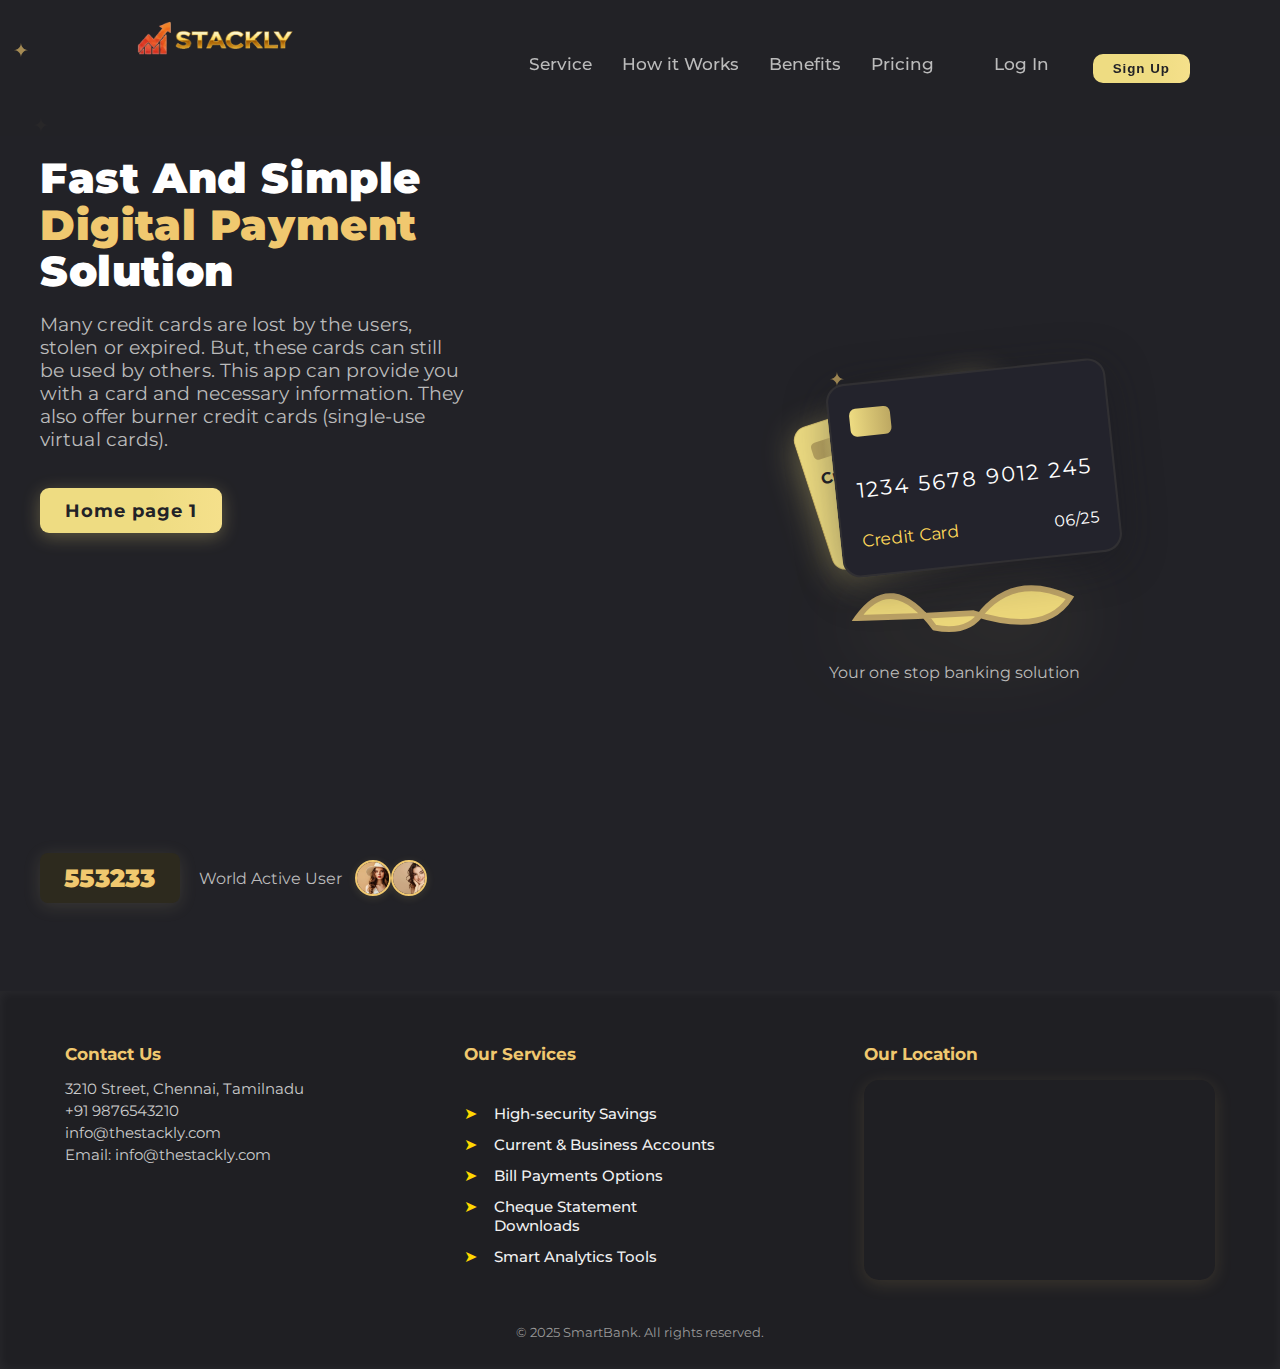
<file: index2.html>
<!DOCTYPE html>
<html lang="en">
<head>
  <meta charset="UTF-8"/>
  <meta name="viewport" content="width=device-width,initial-scale=1"/>
  <title>Dilocash - Digital Banking</title>
  <meta name="description" content="Fast and Simple Digital Payment Solution - Modern, Secure, and Elegant Banking Product">
  <link href="https://fonts.googleapis.com/css2?family=Montserrat:wght@400;700;900&display=swap" rel="stylesheet">
  <style>
    :root {
      --dark-bg: #222227;
      --gold: #f0c86f;
      --gold2: #bca266;
      --text-main: #fafaff;
      --card-bg: #2c2c31;
      --accent: #ffd85a;
      --white: #fff;
      --shadow: 0 10px 40px #1c1c2040;
      --muted: #bbbbbb;
      --button-bg: linear-gradient(90deg,#eedc82 60%,#f5e08b 100%);
      --button-hover: linear-gradient(100deg,#e5b146 40%,#eedc82 100%);
    }
    html, body { margin: 0; padding: 0; font-family: Montserrat, Arial, sans-serif; background: var(--dark-bg); color: var(--text-main); min-height: 100vh;}
    body { position: relative; overflow-x: hidden;}
    /* Header Navigation */
    header { width: 100%; background: rgba(34,34,39,0.96); position: fixed; left:0; top:0; z-index: 50; }
    .nav-row {
      max-width: 1100px; margin: 0 auto; display: flex; align-items: center; justify-content: space-between;
      padding: 16px 30px;
    }
.brand img{
    width: 250px;
    height: 150px;
    margin-top: -50px;
}


/* Responsive — smaller on mobile */
@media (max-width: 768px) {
  .brand-logo {
    height: 38px;
  }
}

    nav { display: flex; gap: 30px; }
    nav a { color: var(--muted); text-decoration: none; font-size: 1.05em; font-weight: 500; transition: color 0.3s; }
    nav a:hover { color: var(--accent); }
    .nav-cta { background: var(--button-bg); color: #222227; font-weight:700; border: none; border-radius: 10px; padding: 7px 20px; margin-left: 14px; cursor: pointer; letter-spacing: 1px; transition: box-shadow .19s,background .19s;}
    .nav-cta:hover { background: var(--button-hover); box-shadow: 0 2px 12px #eedc825c;}
    /* Hero */
    .main-wrap { padding-top: 75px;}
    .hero-section {
      max-width: 1200px;
      margin: 0 auto;
      display: flex;
      align-items: center;
      justify-content: space-between;
      padding: 52px 20px 32px 20px;
      min-height: 460px;
      position: relative;
    }
    .hero-content { flex: 1.1; }
    .hero-content h1 {
      font-size: 2.65em;
      font-weight: 900;
      color: var(--white);
      letter-spacing: .6px;
      line-height: 1.09;
      margin-bottom: 0.25em;
    }
    .hero-content h1 .accent { color: var(--gold);}
    .hero-content p {
      color: var(--muted);
      font-size: 1.17em;
      margin-bottom: 2em;
      max-width: 430px;
      letter-spacing: .1px;
    }
    .hero-actions {
      display: flex; gap: 16px; margin-bottom: 24px;
    }
    .hero-actions .cta, .hero-actions .download {
      background: var(--button-bg);
      text-decoration: none;
      color: #222227;
      font-weight: 700;
      padding: 12px 25px;
      border-radius: 9px;
      border: none;
      font-size: 1.1em;
      letter-spacing: 1px;
      cursor: pointer;
      transition: background .18s, transform .18s;
      box-shadow: 0 4px 18px #eedc824d;
    }
    .hero-actions .cta:hover, .hero-actions .download:hover {
      background: var(--button-hover); transform: scale(1.07);
    }
    .hero-features {
      display: flex; gap: 32px; margin-top: 36px;
    }
    .hero-feature {
      min-width: 140px;
    }
    .hero-feature-num { color: var(--gold2); font-weight: 800; font-size: 1.08em; margin-bottom: 5px;}
    .hero-feature-title { color: var(--white); font-weight: 700; font-size: 1em; margin-bottom:4px;}
    .hero-feature-desc { color: var(--muted); font-size: .98em;}
    /* Stats */
.features-row {
  display: flex;
  align-items: center;
  gap: 36px;
  margin-top: 32px;
  max-width: 1100px;
  width: 100%;
  justify-content: flex-start;
}

/* The .main-stat block also aligned left */
.main-stat {
  display: flex;
  align-items: center;
  gap: 13px;
  margin: 38px 0 8px 0;
  justify-content: flex-start; 
}


    .main-stat-value {
      color: var(--gold); background: #2d2a1e; border-radius: 8px; font-size: 1.58em;
      font-weight: 900; padding: 10px 24px; box-shadow: 0 3px 18px #efde9c20;
      margin-right: 4px;
      letter-spacing: .3px;
      animation: shimmerStat 2.2s infinite linear;
    }
    @keyframes shimmerStat {
      0% { box-shadow: 0 3px 18px #efde9c20;}
      50% { box-shadow: 0 6px 24px #efde9c56;}
    }
    .main-stat-label { color: var(--muted); font-size: .97em; margin-left:2px;}
    .main-stat-users { display: flex; align-items:center;gap:8px;}
    .main-stat-user-icon { width:32px; height:32px; border-radius:50%; background: #e4c77b; display:inline-block;}

.userimg {
  width: 32px;
  height: 32px;
  border-radius: 50%;
  border: 2px solid #f0c86f;
  object-fit: cover;
  background: #fff3;
  box-shadow: 0 2px 8px #eedc8222;
  transition: transform .18s;
  /* Remove margin-right */
}

/* Add left overlap ONLY for images except the first */
.userimg:not(:first-child) {
  margin-left: -8px;
}

.userimg:hover {
  transform: scale(1.12) rotate(-4deg);
}


    /* Animated menu modal styling + transitions */
#modalBackdrop {
  position: fixed; inset: 0; background: rgba(30,25,30,0.56);
  z-index: 89; display: none; animation: fadeInBg .45s;
}
@keyframes fadeInBg { 0%{ opacity:0; } 100%{ opacity:1; } }
.modal {
  position: fixed; left: 50%; top: 50%;
  transform: translate(-50%, -30%) scale(0.8);
  min-width: 320px;
  max-width: 96vw;
  background: var(--card-bg);
  color: #fff;
  border-radius: 22px;
  z-index: 91;
  box-shadow: 0 16px 48px #eedc8240;
  opacity: 0;
  pointer-events: none;
  transition: opacity .3s, transform .45s cubic-bezier(.8,.16,.22,.98);
}
.modal.show {
  opacity: 1;
  pointer-events: auto;
  transform: translate(-50%, -50%) scale(1.01);
  animation: modalSlideIn .45s cubic-bezier(.78,.06,.22,.98);
}
@keyframes modalSlideIn {
  0%{ transform: translate(-50%,-70%) scale(0.75); opacity:0;}
  70%{ opacity:1; }
  100%{ transform: translate(-50%,-50%) scale(1.01); opacity:1; }
}
.modal-content {
  padding:36px 26px;
  text-align:left;
  display:flex; flex-direction:column; gap:20px;
  align-items:flex-start;
}
.modal-content h2 { font-size:1.4em; }
.modal-content .modal-icon { font-size:1.55em; margin-right:12px; color:var(--gold); animation: iconPulse 1.6s infinite; }
@keyframes iconPulse {0%{transform:scale(1);} 60%{transform:scale(1.15);} 100%{transform:scale(1);} }
.modal-content button {
  background:var(--button-bg); color:#222; font-weight:700; padding:8px 19px;
  border-radius:8px; border:none; cursor:pointer; letter-spacing:1px;
  box-shadow:0 2px 10px #eedc8242; margin-top:7px;
  transition:background .19s,transform .2s;
}
.modal-content button:hover { background:var(--button-hover); transform:scale(1.08);}
.modal-content input {
  width:99%;margin:3px 0 0 0;padding:9px 10px;border-radius:9px;border:1px solid #eedc8246;
  font-size:1.07em; background:#282827;
  color:#fff; transition:border .18s;}
.modal-content input:focus {border:1.5px solid #eedc82;}
/* Responsive modal for mobile */
@media (max-width:600px) {
  .modal-content {padding:18px 12px;}
  .modal{min-width:92vw;}
}

    /* Cards & Hand Illustration */
    .hero-graphic {
      flex: 1; min-width: 330px; display: flex; flex-direction: column; align-items: center; position:relative; z-index:4;
    }
    .floating-cards {
      position:relative; width:340px; height:210px; margin-bottom:18px; display:flex;justify-content:center;align-items:center;
    }
    .credit-card {
      position: absolute; width:220px; height:132px; border-radius:17px; background: #23232c;
      box-shadow: 0 8px 40px #18182168; color: var(--white); padding:22px 18px; font-size: 1.08em; display:flex;flex-direction:column;justify-content:space-between; z-index:2; left:60px; top:22px; transform:rotate(-6deg) scale(1.08);
      border: 2px solid #efde9c12; transition: transform .5s cubic-bezier(.82,.1,.34,.93);
      animation: floatCard1 3s infinite alternate;
    }
    @keyframes floatCard1 {0%{transform:rotate(-6deg) scale(1.08) translateY(0);}
    50%{transform:rotate(-4deg) scale(1.1) translateY(-9px);}
    100%{transform:rotate(-7deg) scale(1.09) translateY(8px);}
    }
    .credit-card .chip { width:38px; height:26px; border-radius:6px; background: linear-gradient(90deg,#eedc82,#bda862); margin-bottom:16px;}
    .credit-card .card-number {letter-spacing: 2px; font-size:1.13em; margin-bottom: 6px;}
    .credit-card .card-label {font-size: .92em; color: var(--accent);}
    .credit-card .card-date {font-size: .85em;}
    .credit-card-back {
      position: absolute; width:180px; height:115px; border-radius:15px; background:linear-gradient(120deg,#eedc82 60%,#cfb45a 100%); color:#222227; left:22px; top:38px; padding:18px 14px; box-shadow:0 9px 36px #eedc8272; transform:rotate(-18deg) scale(.98); z-index:1; border:1.6px solid #bda86290;
      transition: transform .5s cubic-bezier(.82,.1,.34,.93);
      animation: floatCard2 2.9s infinite alternate;
    }
    @keyframes floatCard2 {0%{transform:rotate(-18deg) scale(.98) translateY(0);}
      50%{transform:rotate(-20deg) scale(1) translateY(10px);}
      100%{transform:rotate(-14deg) scale(.97) translateY(-7px);}
    }
    .credit-card-back .chip { width:29px; height:18px; border-radius:5px; background: linear-gradient(100deg,#bda862 40%,#eedc82); margin-bottom:11px;}
    /* Placeholder for 3D hand - SVG Illustration */
    .bank-hand {
      width:290px;
      margin-top:-45px;
      /* You can replace this with an SVG hand illustration */
      display:block;
      filter: drop-shadow(0 13px 46px #eedc8234);
    }
    .bank-hand svg {
      width:100%; height:100px; display:block;
    }
    .star-accent {
      position:absolute; top:38px; left:13px; font-size: 2em; color:var(--gold); opacity:.64; animation:shimmerStar .9s infinite alternate;}
    @keyframes shimmerStar {0%{opacity:.47;}100%{opacity:.92;}}

    .main-desc {
  color: var(--text-main);
  max-width: 360px;
  font-size: 1.1em;
}

.feature-item {
  margin-bottom: 2.6rem;
  line-height: 1.4;
  opacity: 0;
  animation: fadeSlideIn 1s forwards;
}

.feature-item:nth-child(1) { animation-delay: 0.15s; }
.feature-item:nth-child(2) { animation-delay: 1.1s; }

.feature-number {
  font-weight: 700;
  color: var(--gold);
  margin-right: 10px;
  font-size: 1.15em;
  display: inline-block;
  min-width: 30px;
}

.star-accent {
  color: var(--gold);
  margin-right: 8px;
  font-size: 1.2em;
  vertical-align: middle;
}

.feature-desc {
  color: var(--muted);
  font-size: 0.95em;
  margin-left: 40px;
  margin-top: 6px;
}

@keyframes fadeSlideIn {
  from {
    opacity: 0;
    transform: translateY(16px);
  }
  to {
    opacity: 1;
    transform: translateY(0);
  }
}

    /* Responsive */
    @media (max-width:1000px){
      .hero-section{flex-direction:column;align-items:flex-start;}
      .main-wrap,.hero-section{padding-left:14px;padding-right:14px;}
      .floating-cards{margin-bottom:4px;}
      .bank-hand{margin-top:-25px;width:200px;}
      .hero-content,h1{max-width:100%;}
    }
    @media (max-width:600px){
      .nav-row{padding:10px 9px;}
      .hero-section{padding:32px 0 0 0;}
      .hero-content h1{font-size:2em;}
      .floating-cards{width:95vw;min-width:180px;}
      .credit-card{width:160px;height:96px;font-size:.97em;}
      .bank-hand{width:120px;}
    }

    .footer {
  background-color: #1f1f23;
  color: #cacaca;
  padding: 36px 20px 16px 20px;
  font-family: 'Montserrat', sans-serif;
  font-size: 14.5px;
  margin-top: 48px;
  box-shadow: inset 0 1px 12px 0 rgb(255 255 255 / 0.05);
}
.footer-container {
  max-width: 1150px;
  margin: auto;
  display: flex;
  gap: 48px;
  justify-content: space-between;
  flex-wrap: wrap;
}
.footer-section {
  flex: 1 1 280px;
}
.footer-section h3 {
  color: #f0c86f;
  font-weight: 700;
  margin-bottom: 16px;
}
.footer-section p, .footer-section li, .footer-section a {
  color: #cacaca;
  margin: 4px 0;
  text-decoration: none;
}
.footer-section ul {
  list-style: none;
  padding: 0;
}
.footer-section a:hover {
  color: #f0c86f;
  text-decoration: underline;
}
.footer-section.map iframe {
  border-radius: 12px;
  box-shadow: 0 4px 18px #f0c86f22;
}
.footer-bottom {
  text-align: center;
  color: #999999;
  font-size: 13px;
  margin-top: 18px;
}
@media (max-width: 860px) {
  .footer-container {
    flex-direction: column;
    gap: 30px;
  }
}

#menu {
  list-style: none;               /* remove default bullets */
  padding: 0;
  margin: 40px auto;
  width: fit-content;
  text-align: left;
  font-family: "Montserrat", sans-serif;
}

#menu li {
  position: relative;
  padding-left: 30px;             
  margin: 12px 0;
  color: #f1f1f1;
  font-size: 15px;
  font-weight: 500;
  cursor: pointer;
  transition: all 0.3s ease;
  margin-right: 90px;
}

/* Custom arrow before each item */
#menu li::before {
  content: "➤";                   /* Unicode arrow */
  position: absolute;
  left: 0;
  top: 0;
  color: gold;
  font-size: 16px;
  transition: 0.3s;
}

/* Hover effect — text & arrow glow + zoom */
#menu li:hover {
  color: gold;
  transform: scale(1.05);
}

#menu li:hover::before {
  color: #ffd700;
  transform: translateX(4px);
}

/* Add this hamburger menu section at the end of your CSS */

/* HAMBURGER MENU STYLES */
.hamburger {
  display: none;
  flex-direction: column;
  justify-content: center;
  align-items: center;
  width: 40px;
  height: 32px;
  cursor: pointer;
  position: relative;
  z-index: 100;
}

.hamburger span {
  background-color: var(--gold);
  height: 3px;
  width: 26px;
  margin: 3.5px 0;
  border-radius: 50px;
  transition: all 0.35s ease;
}

/* Animation for open state */
.hamburger.active span:nth-child(1) {
  transform: translateY(7px) rotate(45deg);
}
.hamburger.active span:nth-child(2) {
  opacity: 0;
}
.hamburger.active span:nth-child(3) {
  transform: translateY(-7px) rotate(-45deg);
}

/* Hide nav and show hamburger on small screens */
@media (max-width: 860px) {
  nav {
    position: fixed;
    top: 65px;
    right: 0;
    background: rgba(34,34,39,0.98);
    flex-direction: column;
    align-items: flex-start;
    width: 220px;
    padding: 18px 22px;
    border-left: 1px solid #444;
    box-shadow: -2px 0 18px rgba(0,0,0,0.25);
    transform: translateX(100%);
    transition: transform 0.4s ease;
    z-index: 99;
  }

  nav.show {
    transform: translateX(0);
  }

  .hamburger {
    display: flex;
  }

  nav a, .nav-cta {
    padding: 12px 0;
    font-size: 1.1em;
    width: 100%;
  }

  .nav-cta {
    margin-left: 0;
    text-align: center;
  }

  .star-accent {
    display: none;
  }
}


  </style>
</head>
<body>
<header>
  <div class="nav-row">
    <div class="brand">
  <img src="img/stackly_logo.webp" alt="stackly_logo Logo" class="brand-logo">
      </div>
      <!-- Add this inside your .nav-row div, after your brand logo -->
<div class="hamburger" id="menuToggle">
  <span></span>
  <span></span>
  <span></span>
</div>

    <nav>
      <a href="#">Service</a>
      <a href="#">How it Works</a>
      <a href="#">Benefits</a>
      <a href="#">Pricing</a>
      <a href="#" style="margin-left:30px;" id="loginBtn">Log In</a>
      <button class="nav-cta" id="signupBtn">Sign Up</button>
      <span class="star-accent">&#10022;</span>
    </nav>

    
  </div>
</header>

<div id="modalBackdrop"></div>
<!-- Modals for each menu -->
<div id="modalService" class="modal">
  <div class="modal-content">
    <h2><span class="modal-icon">&#128176;</span> Our Banking Services</h2>
    <p>Explore high-security savings, current, and business accounts. Instant fund transfers, bill pay, and analytics tools.</p>
    <button onclick="closeModal()">Close</button>
  </div>
</div>
<div id="modalHow" class="modal">
  <div class="modal-content">
    <h2><span class="modal-icon">&#9889;</span> How It Works</h2>
    <ul>
      <li>Open your account online in minutes.</li>
      <li>Connect cards, manage balance, and make transactions securely.</li>
      <li>Use our mobile app for payments, budgeting, and fraud alerts.</li>
    </ul>
    <button onclick="closeModal()">Close</button>
  </div>
</div>
<div id="modalBenefits" class="modal">
  <div class="modal-content">
    <h2><span class="modal-icon">&#128081;</span> Benefits</h2>
    <ul>
      <li>Free virtual/physical cards</li>
      <li>Instant loan approval</li>
      <li>24/7 support and live notifications</li>
      <li>Zero account fees</li>
    </ul>
    <button onclick="closeModal()">Close</button>
  </div>
</div>
<div id="modalPricing" class="modal">
  <div class="modal-content">
    <h2><span class="modal-icon">&#128181;</span> Pricing</h2>
    <p>All basic services are free. Premium package includes advanced reporting and priority support from ₹249/month.</p>
    <button onclick="closeModal()">Close</button>
  </div>
</div>
<div id="modalLogin" class="modal">
  <div class="modal-content">
    <h2><span class="modal-icon">&#128272;</span> Log In</h2>
    <input type="text" placeholder="Username"/>
    <input type="password" placeholder="Password"/>
    <button style="margin-top:14px;" onclick="alert('Login!')">Log In</button>
    <button onclick="closeModal()">Close</button>
  </div>
</div>
<div id="modalSignup" class="modal">
  <div class="modal-content">
    <h2><span class="modal-icon">&#128100;</span> Sign Up</h2>
    <input type="text" placeholder="Full Name"/>
    <input type="email" placeholder="Email Address"/>
    <input type="password" placeholder="Create Password"/>
    <button style="margin-top:14px;" onclick="alert('Signup!')">Sign Up</button>
    <button onclick="closeModal()">Close</button>
  </div>
</div>

<div class="main-wrap">
  <!-- HERO SECTION -->
  <section class="hero-section">
    <div class="hero-content">
      <span class="star-accent">&#10022;</span>
      <h1>
        Fast And Simple<br>
        <span class="accent">Digital Payment</span><br>
        Solution
      </h1>
      <p>
        Many credit cards are lost by the users, stolen or expired. But, these cards can still be used by others. This app can provide you with a card and necessary information. They also offer burner credit cards (single-use virtual cards).
      </p>
      <div class="hero-actions">
<a href="./index.html" target="_blank" class="cta">
  Home page 1
</a>
      </div>
<div class="main-desc">
  <div class="feature-item">
    <span class="star-accent">&#10022;</span>
    <span class="feature-number">01</span> Financial Transaction
    <p class="feature-desc">Manage everything from the mobile app or website</p>
  </div>

  <div class="feature-item">
    <span class="star-accent">&#10022;</span>
    <span class="feature-number">02</span> Easy To Use System
    <p class="feature-desc">Each card can have its own usage and holder name, monitor balance.</p>
  </div>
</div>

      <div class="main-stat">
        <span class="main-stat-value" id="statVal">0</span>
        <span class="main-stat-label">World Active User</span>
<span class="main-stat-users">
  <img src="./img/user1.webp" alt="User" class="userimg"/>
  <img src="./img/user2.webp" alt="User" class="userimg"/>
</span>

      </div>
    </div>
    <div class="hero-graphic">
      <div class="floating-cards">
        <div class="credit-card">
          <div class="chip"></div>
          <div class="card-number">1234 5678 9012 245</div>
          <div style="display:flex;align-items:center;justify-content:space-between;">
            <div class="card-label">Credit Card</div>
            <div class="card-date">06/25</div>
          </div>
        </div>
        <div class="credit-card-back">
          <div class="chip"></div>
          <div style="font-weight:bold;">Credit Card</div>
        </div>
      </div>
      <div class="bank-hand">
        <!-- Stylized hand illustration SVG (simple placeholder) -->
        <svg viewBox="0 0 300 100" fill="none">
          <path d="M50,80 Q85,30 130,90 Q165,97 180,73 Q215,34 270,59 Q245,99 170,75 Q110,79 50,80 Z"
                fill="#ecd77a" stroke="#bca266" stroke-width="6"/>
        </svg>
      </div>
      <div style="margin-top:24px; color:var(--muted); font-size:.97em; text-align:center;">
        <span class="star-accent" style="left:auto;top:12px;">&#10022;</span>
        Your one stop banking solution
      </div>
    </div>
  </section>
</div>

<footer class="footer">
  <div class="footer-container">
    <div class="footer-section address">
      <h3>Contact Us</h3>
      <p>3210 Street, Chennai, Tamilnadu</p>
      <p>+91 9876543210</p>
      <p>info@thestackly.com</p>
      <p>Email: info@thestackly.com</p>
    </div>

    <div class="footer-section quick-links">
      <h3>Our Services</h3>
 <ul id="menu">
 <li>High-security Savings </li>
  <li>Current & Business Accounts</li>
        <li>Bill Payments Options</li>
        <li>Cheque Statement Downloads</li>
        <li>Smart Analytics Tools</li>
  </ul>

    </div>

    <div class="footer-section map">
      <h3>Our Location</h3>
<iframe
  src="https://www.google.com/maps/embed?pb=!1m18!1m12!1m3!1d15547.847204094704!2d80.2495838!3d13.0826802!2m3!1f0!2f0!3f0!3m2!1i1024!2i768!4f13.1!3m3!1m2!1s0x3a5265ea4f7d3361%3A0x6e61a70b6863d433!2sChennai%2C%20Tamil%20Nadu!5e0!3m2!1sen!2sin!4v1731000000000!5m2!1sen!2sin"
  width="100%"
  height="200"
  style="border:0; border-radius:15px;"
  allowfullscreen=""
  loading="lazy"
  referrerpolicy="no-referrer-when-downgrade">
</iframe>

    </div>
  </div>
  <div class="footer-bottom">
    <p>© 2025 SmartBank. All rights reserved.</p>
  </div>
</footer>

<script>
  // Animated Stat
  document.addEventListener("DOMContentLoaded",function(){
    let start=0, end=1240000, el=document.getElementById("statVal");
    let step=Math.ceil(end/65);
    let interval=setInterval(() => {
      start+=step;
      if(start>=end) { el.textContent="1.24M"; clearInterval(interval);}
      else { el.textContent = (start>999999) ? (start/1000000).toFixed(2)+'M' : start; }
    },25);
  });

  // Animated menu modal functionality
function showModal(id) {
  document.getElementById('modalBackdrop').style.display='block';
  document.querySelectorAll('.modal').forEach(m=>m.classList.remove('show'));
  let modal = document.getElementById(id); if(modal) {modal.classList.add('show');}
}
function closeModal() {
  document.getElementById('modalBackdrop').style.display='none';
  document.querySelectorAll('.modal').forEach(m=>m.classList.remove('show'));
}

// Event handlers for navigation menu
document.addEventListener('DOMContentLoaded',function(){
  document.querySelector('nav a:nth-child(1)').onclick = ()=>showModal('modalService');
  document.querySelector('nav a:nth-child(2)').onclick = ()=>showModal('modalHow');
  document.querySelector('nav a:nth-child(3)').onclick = ()=>showModal('modalBenefits');
  document.querySelector('nav a:nth-child(4)').onclick = ()=>showModal('modalPricing');
  document.getElementById('loginBtn').onclick = ()=>showModal('modalLogin');
  document.getElementById('signupBtn').onclick = ()=>showModal('modalSignup');
  document.getElementById('modalBackdrop').onclick = closeModal;
  // Modal exit on ESC
  window.addEventListener('keydown',function(e){
    if(e.key=='Escape')closeModal();
  });
});
</script>
<script src="./js/script2.js"></script>
</body>
</html>
</file>
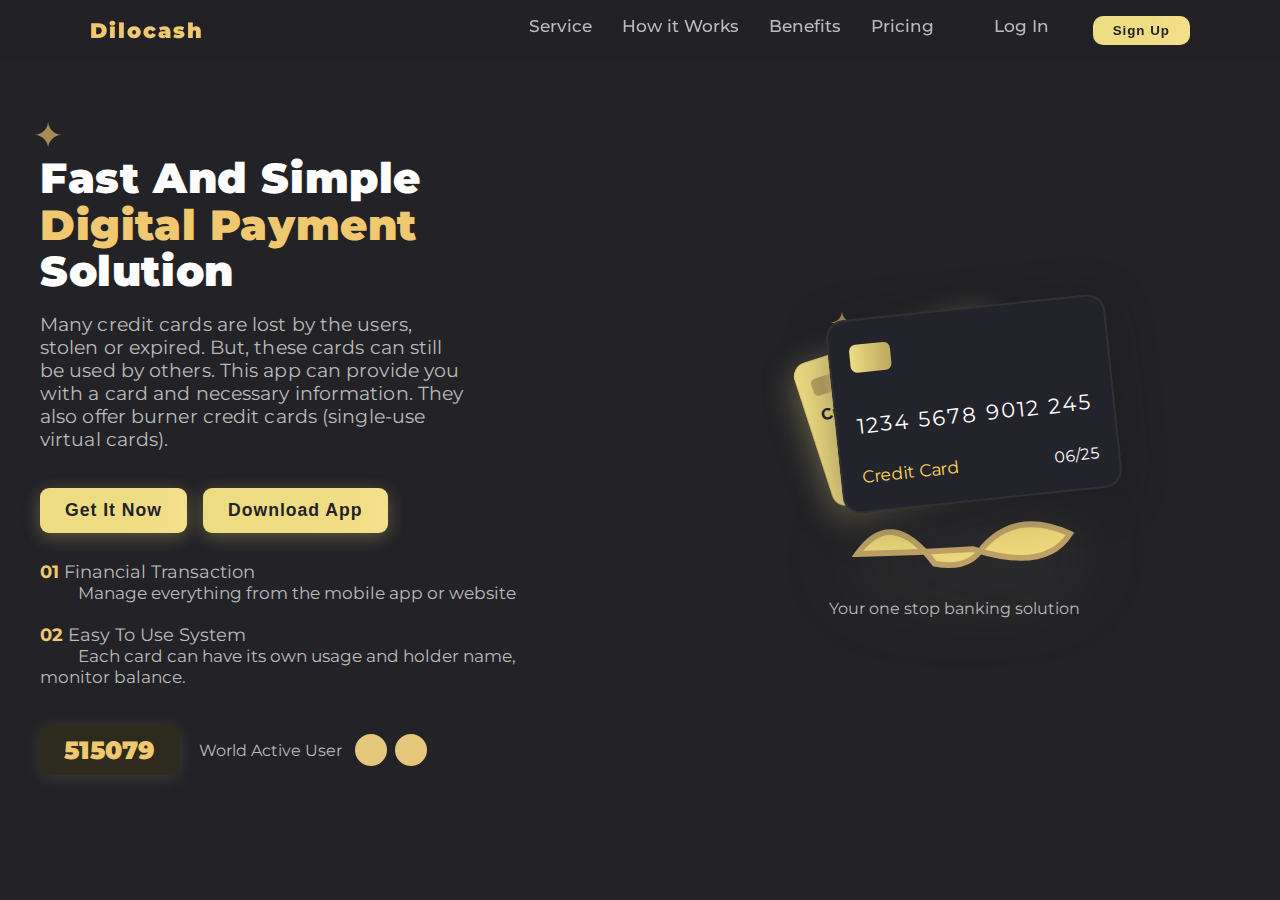
<file: trial.html>
<!DOCTYPE html>
<html lang="en">
<head>
  <meta charset="UTF-8"/>
  <meta name="viewport" content="width=device-width,initial-scale=1"/>
  <title>Dilocash - Digital Banking</title>
  <meta name="description" content="Fast and Simple Digital Payment Solution - Modern, Secure, and Elegant Banking Product">
  <link href="https://fonts.googleapis.com/css2?family=Montserrat:wght@400;700;900&display=swap" rel="stylesheet">
  <style>
    :root {
      --dark-bg: #222227;
      --gold: #f0c86f;
      --gold2: #bca266;
      --text-main: #fafaff;
      --card-bg: #2c2c31;
      --accent: #ffd85a;
      --white: #fff;
      --shadow: 0 10px 40px #1c1c2040;
      --muted: #bbbbbb;
      --button-bg: linear-gradient(90deg,#eedc82 60%,#f5e08b 100%);
      --button-hover: linear-gradient(100deg,#e5b146 40%,#eedc82 100%);
    }
    html, body { margin: 0; padding: 0; font-family: Montserrat, Arial, sans-serif; background: var(--dark-bg); color: var(--text-main); min-height: 100vh;}
    body { position: relative; overflow-x: hidden;}
    /* Header Navigation */
    header { width: 100%; background: rgba(34,34,39,0.96); position: fixed; left:0; top:0; z-index: 50; }
    .nav-row {
      max-width: 1100px; margin: 0 auto; display: flex; align-items: center; justify-content: space-between;
      padding: 16px 30px;
    }
    .brand { font-weight: 900; font-size: 1.32em; color: var(--gold); letter-spacing:2px;}
    nav { display: flex; gap: 30px; }
    nav a { color: var(--muted); text-decoration: none; font-size: 1.05em; font-weight: 500; transition: color 0.3s; }
    nav a:hover { color: var(--accent); }
    .nav-cta { background: var(--button-bg); color: #222227; font-weight:700; border: none; border-radius: 10px; padding: 7px 20px; margin-left: 14px; cursor: pointer; letter-spacing: 1px; transition: box-shadow .19s,background .19s;}
    .nav-cta:hover { background: var(--button-hover); box-shadow: 0 2px 12px #eedc825c;}
    /* Hero */
    .main-wrap { padding-top: 75px;}
    .hero-section {
      max-width: 1200px;
      margin: 0 auto;
      display: flex;
      align-items: center;
      justify-content: space-between;
      padding: 52px 20px 32px 20px;
      min-height: 460px;
      position: relative;
    }
    .hero-content { flex: 1.1; }
    .hero-content h1 {
      font-size: 2.65em;
      font-weight: 900;
      color: var(--white);
      letter-spacing: .6px;
      line-height: 1.09;
      margin-bottom: 0.25em;
    }
    .hero-content h1 .accent { color: var(--gold);}
    .hero-content p {
      color: var(--muted);
      font-size: 1.17em;
      margin-bottom: 2em;
      max-width: 430px;
      letter-spacing: .1px;
    }
    .hero-actions {
      display: flex; gap: 16px; margin-bottom: 24px;
    }
    .hero-actions .cta, .hero-actions .download {
      background: var(--button-bg);
      color: #222227;
      font-weight: 700;
      padding: 12px 25px;
      border-radius: 9px;
      border: none;
      font-size: 1.1em;
      letter-spacing: 1px;
      cursor: pointer;
      transition: background .18s, transform .18s;
      box-shadow: 0 4px 18px #eedc824d;
    }
    .hero-actions .cta:hover, .hero-actions .download:hover {
      background: var(--button-hover); transform: scale(1.07);
    }
    .hero-features {
      display: flex; gap: 32px; margin-top: 36px;
    }
    .hero-feature {
      min-width: 140px;
    }
    .hero-feature-num { color: var(--gold2); font-weight: 800; font-size: 1.08em; margin-bottom: 5px;}
    .hero-feature-title { color: var(--white); font-weight: 700; font-size: 1em; margin-bottom:4px;}
    .hero-feature-desc { color: var(--muted); font-size: .98em;}
    /* Stats */
    .main-stat {
      display: flex; align-items: center; gap: 13px; margin: 38px 0 8px 0;
    }
    .main-stat-value {
      color: var(--gold); background: #2d2a1e; border-radius: 8px; font-size: 1.58em;
      font-weight: 900; padding: 10px 24px; box-shadow: 0 3px 18px #efde9c20;
      margin-right: 4px;
      letter-spacing: .3px;
      animation: shimmerStat 2.2s infinite linear;
    }
    @keyframes shimmerStat {
      0% { box-shadow: 0 3px 18px #efde9c20;}
      50% { box-shadow: 0 6px 24px #efde9c56;}
    }
    .main-stat-label { color: var(--muted); font-size: .97em; margin-left:2px;}
    .main-stat-users { display: flex; align-items:center;gap:8px;}
    .main-stat-user-icon { width:32px; height:32px; border-radius:50%; background: #e4c77b; display:inline-block;}
    /* Cards & Hand Illustration */
    .hero-graphic {
      flex: 1; min-width: 330px; display: flex; flex-direction: column; align-items: center; position:relative; z-index:4;
    }
    .floating-cards {
      position:relative; width:340px; height:210px; margin-bottom:18px; display:flex;justify-content:center;align-items:center;
    }
    .credit-card {
      position: absolute; width:220px; height:132px; border-radius:17px; background: #23232c;
      box-shadow: 0 8px 40px #18182168; color: var(--white); padding:22px 18px; font-size: 1.08em; display:flex;flex-direction:column;justify-content:space-between; z-index:2; left:60px; top:22px; transform:rotate(-6deg) scale(1.08);
      border: 2px solid #efde9c12; transition: transform .5s cubic-bezier(.82,.1,.34,.93);
      animation: floatCard1 3s infinite alternate;
    }
    @keyframes floatCard1 {0%{transform:rotate(-6deg) scale(1.08) translateY(0);}
    50%{transform:rotate(-4deg) scale(1.1) translateY(-9px);}
    100%{transform:rotate(-7deg) scale(1.09) translateY(8px);}
    }
    .credit-card .chip { width:38px; height:26px; border-radius:6px; background: linear-gradient(90deg,#eedc82,#bda862); margin-bottom:16px;}
    .credit-card .card-number {letter-spacing: 2px; font-size:1.13em; margin-bottom: 6px;}
    .credit-card .card-label {font-size: .92em; color: var(--accent);}
    .credit-card .card-date {font-size: .85em;}
    .credit-card-back {
      position: absolute; width:180px; height:115px; border-radius:15px; background:linear-gradient(120deg,#eedc82 60%,#cfb45a 100%); color:#222227; left:22px; top:38px; padding:18px 14px; box-shadow:0 9px 36px #eedc8272; transform:rotate(-18deg) scale(.98); z-index:1; border:1.6px solid #bda86290;
      transition: transform .5s cubic-bezier(.82,.1,.34,.93);
      animation: floatCard2 2.9s infinite alternate;
    }
    @keyframes floatCard2 {0%{transform:rotate(-18deg) scale(.98) translateY(0);}
      50%{transform:rotate(-20deg) scale(1) translateY(10px);}
      100%{transform:rotate(-14deg) scale(.97) translateY(-7px);}
    }
    .credit-card-back .chip { width:29px; height:18px; border-radius:5px; background: linear-gradient(100deg,#bda862 40%,#eedc82); margin-bottom:11px;}
    /* Placeholder for 3D hand - SVG Illustration */
    .bank-hand {
      width:290px;
      margin-top:-45px;
      /* You can replace this with an SVG hand illustration */
      display:block;
      filter: drop-shadow(0 13px 46px #eedc8234);
    }
    .bank-hand svg {
      width:100%; height:100px; display:block;
    }
    .star-accent {
      position:absolute; top:38px; left:13px; font-size: 2em; color:var(--gold); opacity:.64; animation:shimmerStar .9s infinite alternate;}
    @keyframes shimmerStar {0%{opacity:.47;}100%{opacity:.92;}}

    .main-desc { color: var(--muted); font-size: 1.12em; margin: 28px 0 16px 0; max-width:500px;}
    /* Responsive */
    @media (max-width:1000px){
      .hero-section{flex-direction:column;align-items:flex-start;}
      .main-wrap,.hero-section{padding-left:14px;padding-right:14px;}
      .floating-cards{margin-bottom:4px;}
      .bank-hand{margin-top:-25px;width:200px;}
      .hero-content,h1{max-width:100%;}
    }
    @media (max-width:600px){
      .nav-row{padding:10px 9px;}
      .hero-section{padding:32px 0 0 0;}
      .hero-content h1{font-size:2em;}
      .floating-cards{width:95vw;min-width:180px;}
      .credit-card{width:160px;height:96px;font-size:.97em;}
      .bank-hand{width:120px;}
    }
  </style>
</head>
<body>
<header>
  <div class="nav-row">
    <div class="brand">Dilocash</div>
    <nav>
      <a href="#">Service</a>
      <a href="#">How it Works</a>
      <a href="#">Benefits</a>
      <a href="#">Pricing</a>
      <a href="#" style="margin-left:30px;" id="loginBtn">Log In</a>
      <button class="nav-cta" id="signupBtn">Sign Up</button>
    </nav>
  </div>
</header>
<div class="main-wrap">
  <!-- HERO SECTION -->
  <section class="hero-section">
    <div class="hero-content">
      <h1>
        Fast And Simple<br>
        <span class="accent">Digital Payment</span><br>
        Solution
      </h1>
      <p>
        Many credit cards are lost by the users, stolen or expired. But, these cards can still be used by others. This app can provide you with a card and necessary information. They also offer burner credit cards (single-use virtual cards).
      </p>
      <div class="hero-actions">
        <button class="cta">Get It Now</button>
        <button class="download">Download App</button>
      </div>
      <div class="main-desc">
        <span class="star-accent">&#10022;</span>
        <span style="font-weight:bold;color:var(--gold)">01</span> Financial Transaction<br>
        <span style="margin-left:38px;color:var(--muted);font-size:.96em;">Manage everything from the mobile app or website</span>
        <br><br>
        <span style="font-weight:bold;color:var(--gold)">02</span> Easy To Use System<br>
        <span style="margin-left:38px;color:var(--muted);font-size:.96em;">
          Each card can have its own usage and holder name, monitor balance.
        </span>
      </div>
      <div class="main-stat">
        <span class="main-stat-value" id="statVal">0</span>
        <span class="main-stat-label">World Active User</span>
        <span class="main-stat-users">
          <span class="main-stat-user-icon"></span>
          <span class="main-stat-user-icon"></span>
        </span>
      </div>
    </div>
    <div class="hero-graphic">
      <div class="floating-cards">
        <div class="credit-card">
          <div class="chip"></div>
          <div class="card-number">1234 5678 9012 245</div>
          <div style="display:flex;align-items:center;justify-content:space-between;">
            <div class="card-label">Credit Card</div>
            <div class="card-date">06/25</div>
          </div>
        </div>
        <div class="credit-card-back">
          <div class="chip"></div>
          <div style="font-weight:bold;">Credit Card</div>
        </div>
      </div>
      <div class="bank-hand">
        <!-- Stylized hand illustration SVG (simple placeholder) -->
        <svg viewBox="0 0 300 100" fill="none">
          <path d="M50,80 Q85,30 130,90 Q165,97 180,73 Q215,34 270,59 Q245,99 170,75 Q110,79 50,80 Z"
                fill="#ecd77a" stroke="#bca266" stroke-width="6"/>
        </svg>
      </div>
      <div style="margin-top:24px; color:var(--muted); font-size:.97em; text-align:center;">
        <span class="star-accent" style="left:auto;top:12px;">&#10022;</span>
        Your one stop banking solution
      </div>
    </div>
  </section>
</div>
<script>
  // Animated Stat
  document.addEventListener("DOMContentLoaded",function(){
    let start=0, end=1240000, el=document.getElementById("statVal");
    let step=Math.ceil(end/65);
    let interval=setInterval(() => {
      start+=step;
      if(start>=end) { el.textContent="1.24M"; clearInterval(interval);}
      else { el.textContent = (start>999999) ? (start/1000000).toFixed(2)+'M' : start; }
    },25);
  });
</script>
</body>
</html>
</file>
